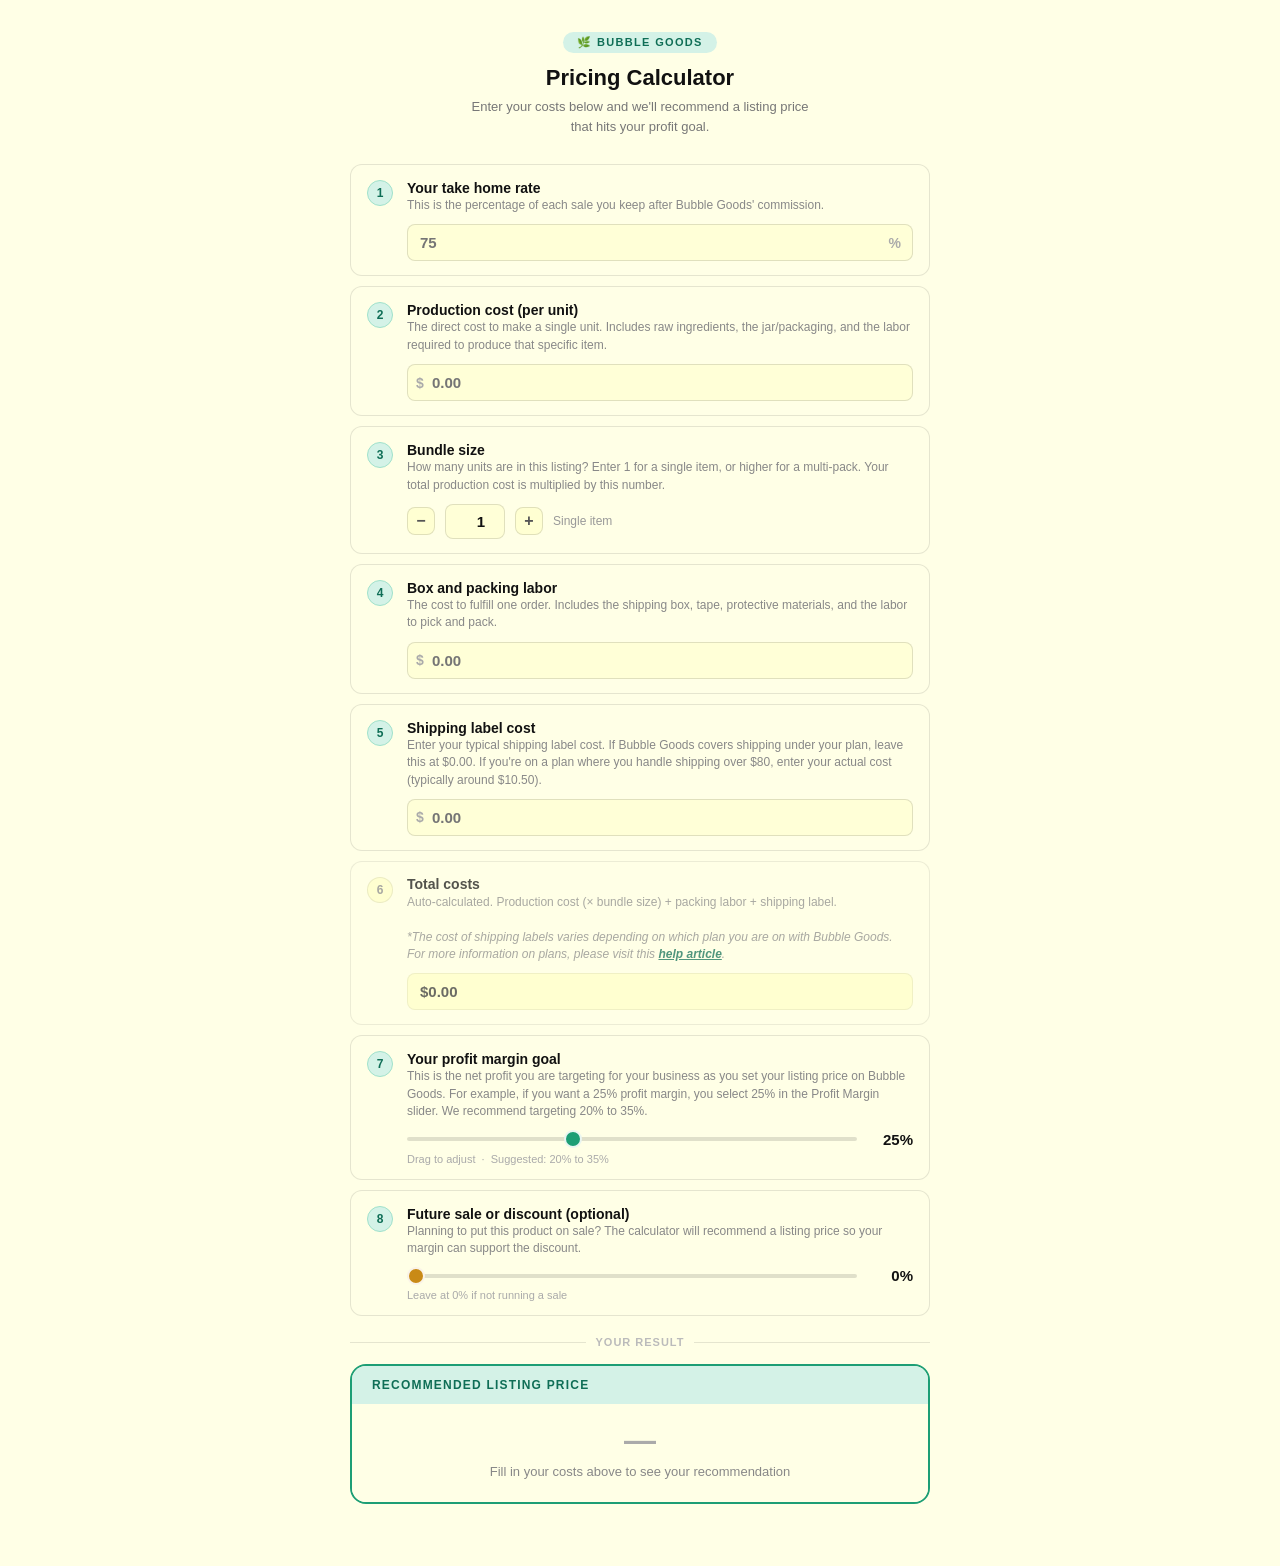
<file: calculator.html>
<!DOCTYPE html>
<html lang="en">
<head>
<meta charset="UTF-8">
<meta name="viewport" content="width=device-width, initial-scale=1.0">
<title>Bubble Goods Pricing Calculator</title>
<link rel="stylesheet" href="styles.css?v=16">
</head>
<body>
<div class="wrap">

  <header class="header">
    <div class="eyebrow">🌿 Bubble Goods</div>
    <h1 class="main-title">Pricing Calculator</h1>
    <p class="main-sub">Enter your costs below and we'll recommend a listing price<br>that hits your profit goal.</p>
  </header>

  <div class="step-list">

    <div class="step-card">
      <div class="snum green" aria-hidden="true">1</div>
      <div class="sbody">
        <label class="slabel" for="takehome">Your take home rate</label>
        <div class="sdesc" id="takehome-desc">This is the percentage of each sale you keep after Bubble Goods' commission.</div>
        <div class="input-wrap">
          <input class="step-input suffix-pct" type="number" id="takehome" min="1" max="99" step="1" placeholder="75" inputmode="numeric" autocomplete="off" aria-describedby="takehome-desc takehome-err takehome-warn">
          <span class="ipfx-suffix" aria-hidden="true">%</span>
        </div>
        <div class="field-error" id="takehome-err" role="alert"></div>
        <div class="field-warn" id="takehome-warn" aria-live="polite"></div>
      </div>
    </div>

    <div class="step-card">
      <div class="snum green" aria-hidden="true">2</div>
      <div class="sbody">
        <label class="slabel" for="cogs">Production cost (per unit)</label>
        <div class="sdesc" id="cogs-desc">The direct cost to make a single unit. Includes raw ingredients, the jar/packaging, and the labor required to produce that specific item.</div>
        <div class="input-wrap">
          <span class="ipfx" aria-hidden="true">$</span>
          <input class="step-input" type="number" id="cogs" min="0" step="0.01" placeholder="0.00" inputmode="decimal" autocomplete="off" aria-describedby="cogs-desc cogs-err cogs-warn">
        </div>
        <div class="field-error" id="cogs-err" role="alert"></div>
        <div class="field-warn" id="cogs-warn" aria-live="polite"></div>
      </div>
    </div>

    <div class="step-card">
      <div class="snum green" aria-hidden="true">3</div>
      <div class="sbody">
        <label class="slabel" for="bundle">Bundle size</label>
        <div class="sdesc" id="bundle-desc">How many units are in this listing? Enter 1 for a single item, or higher for a multi-pack. Your total production cost is multiplied by this number.</div>
        <div class="bundle-row">
          <button type="button" class="bundle-btn" id="bundle-minus" aria-label="Decrease bundle size">−</button>
          <input class="step-input bundle-input no-prefix" type="number" id="bundle" min="1" max="50" step="1" value="1" inputmode="numeric" autocomplete="off" aria-describedby="bundle-desc bundle-warn">
          <button type="button" class="bundle-btn" id="bundle-plus" aria-label="Increase bundle size">+</button>
          <span class="bundle-hint" id="bundle-hint" aria-live="polite">Single item</span>
        </div>
        <div class="field-warn" id="bundle-warn" aria-live="polite"></div>
      </div>
    </div>

    <div class="step-card">
      <div class="snum green" aria-hidden="true">4</div>
      <div class="sbody">
        <label class="slabel" for="fulfillment">Box and packing labor</label>
        <div class="sdesc" id="ful-desc">The cost to fulfill one order. Includes the shipping box, tape, protective materials, and the labor to pick and pack.</div>
        <div class="input-wrap">
          <span class="ipfx" aria-hidden="true">$</span>
          <input class="step-input" type="number" id="fulfillment" min="0" step="0.01" placeholder="0.00" inputmode="decimal" autocomplete="off" aria-describedby="ful-desc ful-err ful-warn">
        </div>
        <div class="field-error" id="ful-err" role="alert"></div>
        <div class="field-warn" id="ful-warn" aria-live="polite"></div>
      </div>
    </div>

    <div class="step-card">
      <div class="snum green" aria-hidden="true">5</div>
      <div class="sbody">
        <label class="slabel" for="shipping">Shipping label cost</label>
        <div class="sdesc" id="ship-desc">Enter your typical shipping label cost. If Bubble Goods covers shipping under your plan, leave this at $0.00. If you're on a plan where you handle shipping over $80, enter your actual cost (typically around $10.50).</div>
        <div class="input-wrap">
          <span class="ipfx" aria-hidden="true">$</span>
          <input class="step-input" type="number" id="shipping" min="0" step="0.01" placeholder="0.00" inputmode="decimal" autocomplete="off" aria-describedby="ship-desc ship-err ship-warn">
        </div>
        <div class="field-error" id="ship-err" role="alert"></div>
        <div class="field-warn" id="ship-warn" aria-live="polite"></div>
      </div>
    </div>

    <div class="step-card dimmed">
      <div class="snum" aria-hidden="true">6</div>
      <div class="sbody">
        <div class="slabel">Total costs</div>
        <div class="sdesc">
          Auto-calculated. Production cost (× bundle size) + packing labor + shipping label.
          <br><br>
          <em>*The cost of shipping labels varies depending on which plan you are on with Bubble Goods. For more information on plans, please visit this <a href="https://bubblegoods.zendesk.com/hc/en-us/articles/29659182467604-Selling-on-Bubble-Goods-Plans-Fees-Fulfillment-Overview" target="_blank" rel="noopener noreferrer">help article</a>.</em>
        </div>
        <div class="auto-val" id="total-display" aria-live="polite">$0.00</div>
      </div>
    </div>

    <div class="step-card">
      <div class="snum green" aria-hidden="true">7</div>
      <div class="sbody">
        <label class="slabel" for="margin">Your profit margin goal</label>
        <div class="sdesc" id="margin-desc">This is the net profit you are targeting for your business as you set your listing price on Bubble Goods. For example, if you want a 25% profit margin, you select 25% in the Profit Margin slider. We recommend targeting 20% to 35%.</div>
        <div class="slider-row">
          <input class="slider-track" type="range" id="margin" min="5" max="60" value="25" step="1" aria-describedby="margin-desc margin-warn" aria-valuemin="5" aria-valuemax="60" aria-valuenow="25">
          <span class="slider-val" id="margin-display" aria-live="polite">25%</span>
        </div>
        <div class="slider-hint">Drag to adjust &nbsp;·&nbsp; Suggested: 20% to 35%</div>
        <div class="field-warn" id="margin-warn" style="margin-top:6px;" aria-live="polite"></div>
      </div>
    </div>

    <div class="step-card">
      <div class="snum green" aria-hidden="true">8</div>
      <div class="sbody">
        <label class="slabel" for="discount">Future sale or discount (optional)</label>
        <div class="sdesc" id="discount-desc">Planning to put this product on sale? The calculator will recommend a listing price so your margin can support the discount.</div>
        <div class="slider-row">
          <input class="slider-track discount-track" type="range" id="discount" min="0" max="60" value="0" step="1" aria-describedby="discount-desc discount-warn" aria-valuemin="0" aria-valuemax="60" aria-valuenow="0">
          <span class="slider-val" id="discount-display" aria-live="polite">0%</span>
        </div>
        <div class="slider-hint">Leave at 0% if not running a sale</div>
        <div class="field-warn" id="discount-warn" style="margin-top:6px;" aria-live="polite"></div>
      </div>
    </div>

  </div>

  <div class="alert alert-error" id="alert-denom-error" role="alert">
    <strong>Margin too high:</strong> Your profit goal cannot equal or exceed your take home rate. Lower your margin goal to proceed.
  </div>
  <div class="alert alert-warn" id="alert-denom-small" role="alert">
    <strong>Heads up, extreme result:</strong> Your margin goal is very close to your take home rate, which produces an unusually high price. Consider lowering your margin slightly for a realistic listing price.
  </div>

  <div class="divider" role="presentation">
    <div class="divider-line"></div>
    <div class="divider-text">Your result</div>
    <div class="divider-line"></div>
  </div>

  <section class="result-card" aria-labelledby="result-label">
    <div class="result-header">
      <span class="result-label-text" id="result-label">Recommended listing price</span>
      <span class="result-badges" id="result-badges"></span>
    </div>
    <div class="result-body">
      <div class="result-price muted" id="msrp-output" aria-live="polite">—</div>
      <div class="result-hint" id="msrp-hint">Fill in your costs above to see your recommendation</div>

      <div class="sale-preview" id="sale-preview">
        <div class="sale-row highlight">
          <span>Sale price (after <span id="sale-pct">0%</span> off)</span>
          <span id="sale-price">$0.00</span>
        </div>
        <div class="sale-row">
          <span>Revenue you keep (after platform share)</span>
          <span id="sale-revenue">$0.00</span>
        </div>
        <div class="sale-row">
          <span>Total costs</span>
          <span id="sale-costs">$0.00</span>
        </div>
        <div class="sale-row profit-pos" id="sale-profit-row">
          <span>Your profit per order at sale price</span>
          <span id="sale-profit">$0.00</span>
        </div>
      </div>
    </div>
  </section>

  <div class="summary-box" id="summary-box">
    <div class="srow"><span>Production cost (per unit)</span><span id="s-cogs">$0.00</span></div>
    <div class="srow"><span>Bundle size</span><span id="s-bundle">1</span></div>
    <div class="srow"><span>Total production cost</span><span id="s-prod-total">$0.00</span></div>
    <div class="srow"><span>Box and packing</span><span id="s-ful">$0.00</span></div>
    <div class="srow"><span>Shipping label</span><span id="s-ship">$0.00</span></div>
    <div class="srow stotal"><span>Total costs</span><span id="s-total">$0.00</span></div>
    <div class="srow ssep"><span id="s-share-lbl">Your take home</span><span id="s-share-val">0.75</span></div>
    <div class="srow"><span id="s-margin-lbl">Profit goal</span><span id="s-margin-val">0.25</span></div>
    <div class="srow" id="s-discount-row" style="display:none;"><span id="s-discount-lbl">Sale discount buffer</span><span id="s-discount-val">0.00</span></div>
    <div class="srow stotal"><span>Effective net share</span><span id="s-net">0.50</span></div>
  </div>

  <div class="smart-warning" id="smart-warning" role="alert" aria-live="polite">
    <div class="sw-title"><span class="sw-icon" aria-hidden="true">⚠</span><span id="sw-title-text">Heads up, shipping label cost is $0.00</span></div>
    <div id="sw-body"></div>
    <div class="sw-suggest" id="sw-suggest"></div>
  </div>

</div>

<script src="calculator.js?v=16"></script>
</body>
</html>
</file>
<file: styles.css>
* { box-sizing: border-box; margin: 0; padding: 0; }

body {
  font-family: -apple-system, BlinkMacSystemFont, 'Segoe UI', Helvetica, Arial, sans-serif;
  background: #FFFFE6;
  color: #1a1a1a;
  padding: 32px 20px 48px;
}
.wrap { max-width: 580px; margin: 0 auto; }

/* header */
.header { text-align: center; margin-bottom: 28px; }
.eyebrow { display: inline-block; font-size: 11px; font-weight: 700; letter-spacing: 0.12em; text-transform: uppercase; color: #0f6e56; background: #d4f2e7; border-radius: 99px; padding: 4px 14px; margin-bottom: 12px; }
.main-title { font-size: 22px; font-weight: 700; color: #111; margin-bottom: 6px; }
.main-sub { font-size: 13px; color: #777; line-height: 1.5; }

/* step cards */
.step-list { display: flex; flex-direction: column; gap: 10px; margin-bottom: 20px; }
.step-card { background: #FFFFE6; border: 1px solid rgba(0,0,0,0.1); border-radius: 12px; padding: 14px 16px; display: flex; align-items: flex-start; gap: 14px; }
.step-card.dimmed { opacity: 0.72; }
.snum { width: 26px; height: 26px; border-radius: 50%; background: #FFFFC8; border: 1px solid rgba(0,0,0,0.1); font-size: 12px; font-weight: 700; color: #888; display: flex; align-items: center; justify-content: center; flex-shrink: 0; margin-top: 1px; }
.snum.green { background: #d4f2e7; color: #0f6e56; border-color: #9fe1cb; }
.sbody { flex: 1; min-width: 0; }
.slabel { font-size: 14px; font-weight: 700; color: #111; margin-bottom: 2px; }
.sdesc { font-size: 12px; color: #888; margin-bottom: 10px; line-height: 1.45; }
.sdesc a { color: #0f6e56; text-decoration: underline; font-weight: 600; }
.sdesc a:hover { color: #074d35; }

/* inputs */
.input-wrap { position: relative; }
.ipfx { position: absolute; left: 9px; top: 50%; transform: translateY(-50%); font-size: 14px; font-weight: 600; color: #aaa; pointer-events: none; }
.ipfx-suffix { position: absolute; right: 12px; top: 50%; transform: translateY(-50%); font-size: 14px; font-weight: 600; color: #aaa; pointer-events: none; }
.step-input { width: 100%; padding: 9px 12px 9px 24px; border: 1.5px solid rgba(0,0,0,0.12); border-radius: 8px; font-size: 15px; font-weight: 600; color: #111; background: #FFFFD7; outline: none; transition: border-color 0.15s; -moz-appearance: textfield; }
.step-input.no-prefix { padding-left: 12px; }
.step-input.suffix-pct { padding-left: 12px; padding-right: 28px; }
.step-input::-webkit-outer-spin-button,
.step-input::-webkit-inner-spin-button { -webkit-appearance: none; margin: 0; }
.step-input:focus { border-color: #1d9e75; background: rgba(255,255,255,0.9); }
.step-input:focus-visible { outline: 2px solid #1d9e75; outline-offset: 1px; }
.step-input.has-error { border-color: #c0392b; background: #fff8f8; }
.step-input.disabled-look { opacity: 0.5; cursor: not-allowed; }

.field-error { display: none; font-size: 11px; color: #c0392b; margin-top: 5px; font-weight: 600; }
.field-error.visible { display: block; }
.field-warn { display: none; font-size: 11px; color: #996600; margin-top: 5px; font-weight: 600; }
.field-warn.visible { display: block; }

.auto-val { font-size: 15px; font-weight: 700; color: #333; background: #FFFFC8; border: 1px solid rgba(0,0,0,0.08); border-radius: 8px; padding: 9px 12px; }

/* sliders */
.slider-row { display: flex; align-items: center; gap: 12px; margin-top: 4px; }
.slider-track { flex: 1; -webkit-appearance: none; appearance: none; height: 4px; border-radius: 2px; background: rgba(0,0,0,0.12); outline: none; cursor: pointer; }
.slider-track::-webkit-slider-thumb { -webkit-appearance: none; width: 18px; height: 18px; border-radius: 50%; background: #1d9e75; border: 2px solid rgba(255,255,255,0.9); cursor: pointer; }
.slider-track::-moz-range-thumb { width: 18px; height: 18px; border-radius: 50%; background: #1d9e75; border: 2px solid rgba(255,255,255,0.9); cursor: pointer; }
.slider-track:focus-visible { outline: 2px solid #1d9e75; outline-offset: 4px; border-radius: 4px; }
.slider-track.discount-track::-webkit-slider-thumb { background: #c98a16; }
.slider-track.discount-track::-moz-range-thumb { background: #c98a16; }
.slider-val { font-size: 15px; font-weight: 700; color: #111; min-width: 44px; text-align: right; }
.slider-hint { font-size: 11px; color: #aaa; margin-top: 5px; }

/* bundle stepper */
.bundle-row { display: flex; align-items: center; gap: 10px; }
.bundle-btn { width: 28px; height: 28px; border: 1.5px solid rgba(0,0,0,0.12); border-radius: 8px; background: #FFFFD2; font-size: 16px; font-weight: 700; color: #555; cursor: pointer; display: flex; align-items: center; justify-content: center; flex-shrink: 0; font-family: inherit; }
.bundle-btn:hover { border-color: #1d9e75; color: #1d9e75; }
.bundle-btn:focus-visible { outline: 2px solid #1d9e75; outline-offset: 2px; }
.bundle-input { width: 60px; text-align: center; padding: 8px 0; }
.bundle-hint { font-size: 12px; color: #999; }

/* divider */
.divider { display: flex; align-items: center; gap: 10px; margin: 20px 0 16px; }
.divider-line { flex: 1; height: 1px; background: rgba(0,0,0,0.1); }
.divider-text { font-size: 11px; font-weight: 700; letter-spacing: 0.09em; text-transform: uppercase; color: #bbb; }

/* result card */
.result-card { border: 2px solid #1d9e75; border-radius: 16px; overflow: hidden; margin-bottom: 14px; }
.result-header { background: #d4f2e7; padding: 12px 20px; display: flex; align-items: center; justify-content: space-between; flex-wrap: wrap; gap: 6px; }
.result-label-text { font-size: 12px; font-weight: 700; text-transform: uppercase; letter-spacing: 0.1em; color: #0f6e56; }
.result-badges { display: flex; gap: 6px; flex-wrap: wrap; }
.result-badge { font-size: 11px; font-weight: 700; background: #1d9e75; color: rgba(255,255,255,0.95); border-radius: 99px; padding: 3px 10px; }
.result-badge.bundle { background: #2c7be5; }
.result-badge.sale { background: #c98a16; }
.result-body { padding: 20px; text-align: center; background: #FFFFE6; }
.result-price { font-size: 48px; font-weight: 800; color: #085041; line-height: 1; margin-bottom: 6px; transition: color 0.15s; }
.result-price.muted { color: #aaa; font-size: 32px; }
.result-price.error-color { color: #c0392b; font-size: 22px; }
.result-hint { font-size: 13px; color: #888; line-height: 1.5; }

/* sale preview */
.sale-preview { display: none; margin-top: 14px; padding-top: 14px; border-top: 1px dashed rgba(0,0,0,0.15); }
.sale-preview.visible { display: block; }
.sale-row { display: flex; justify-content: space-between; align-items: center; padding: 4px 0; font-size: 13px; color: #666; }
.sale-row span:last-child { font-weight: 700; color: #333; }
.sale-row.highlight span:last-child { color: #c98a16; font-size: 15px; }
.sale-row.profit-pos span:last-child { color: #0f6e56; }
.sale-row.profit-neg span:last-child { color: #c0392b; }

/* summary box */
.summary-box { background: #FFFFD2; border: 1px solid rgba(0,0,0,0.08); border-radius: 12px; padding: 14px 16px; margin-bottom: 12px; display: none; }
.srow { display: flex; justify-content: space-between; font-size: 13px; padding: 3px 0; color: #666; }
.srow span:last-child { font-weight: 600; color: #333; }
.srow.stotal { font-weight: 700; color: #111; border-top: 1px solid rgba(0,0,0,0.08); margin-top: 6px; padding-top: 8px; }
.srow.stotal span:last-child { color: #111; }
.srow.ssep { margin-top: 8px; }

/* alerts */
.alert { display: none; border-radius: 10px; padding: 11px 14px; font-size: 12px; line-height: 1.55; margin-bottom: 10px; }
.alert.visible { display: block; }
.alert-warn { background: #fff8ec; border: 1px solid #f0c060; color: #7a5000; }
.alert-warn strong { color: #5a3800; }
.alert-error { background: #fff0f0; border: 1px solid #f5a0a0; color: #8b1a1a; }
.alert-error strong { color: #6b0000; }

/* smart shipping warning */
.smart-warning { display: none; background: #fff8ec; border: 1.5px solid #f0c060; border-radius: 12px; padding: 14px 16px; margin-bottom: 12px; font-size: 13px; color: #5a3800; line-height: 1.55; }
.smart-warning.visible { display: block; }
.smart-warning .sw-title { display: flex; align-items: center; gap: 6px; font-weight: 700; color: #5a3800; margin-bottom: 4px; font-size: 13px; }
.smart-warning .sw-icon { font-size: 14px; }
.smart-warning strong { color: #3a2400; }
.smart-warning .sw-suggest { margin-top: 6px; padding-top: 6px; border-top: 1px dashed rgba(122,80,0,0.3); font-size: 12px; color: #7a5000; }

.sr-only { position: absolute; width: 1px; height: 1px; padding: 0; margin: -1px; overflow: hidden; clip: rect(0,0,0,0); white-space: nowrap; border: 0; }
</file>
